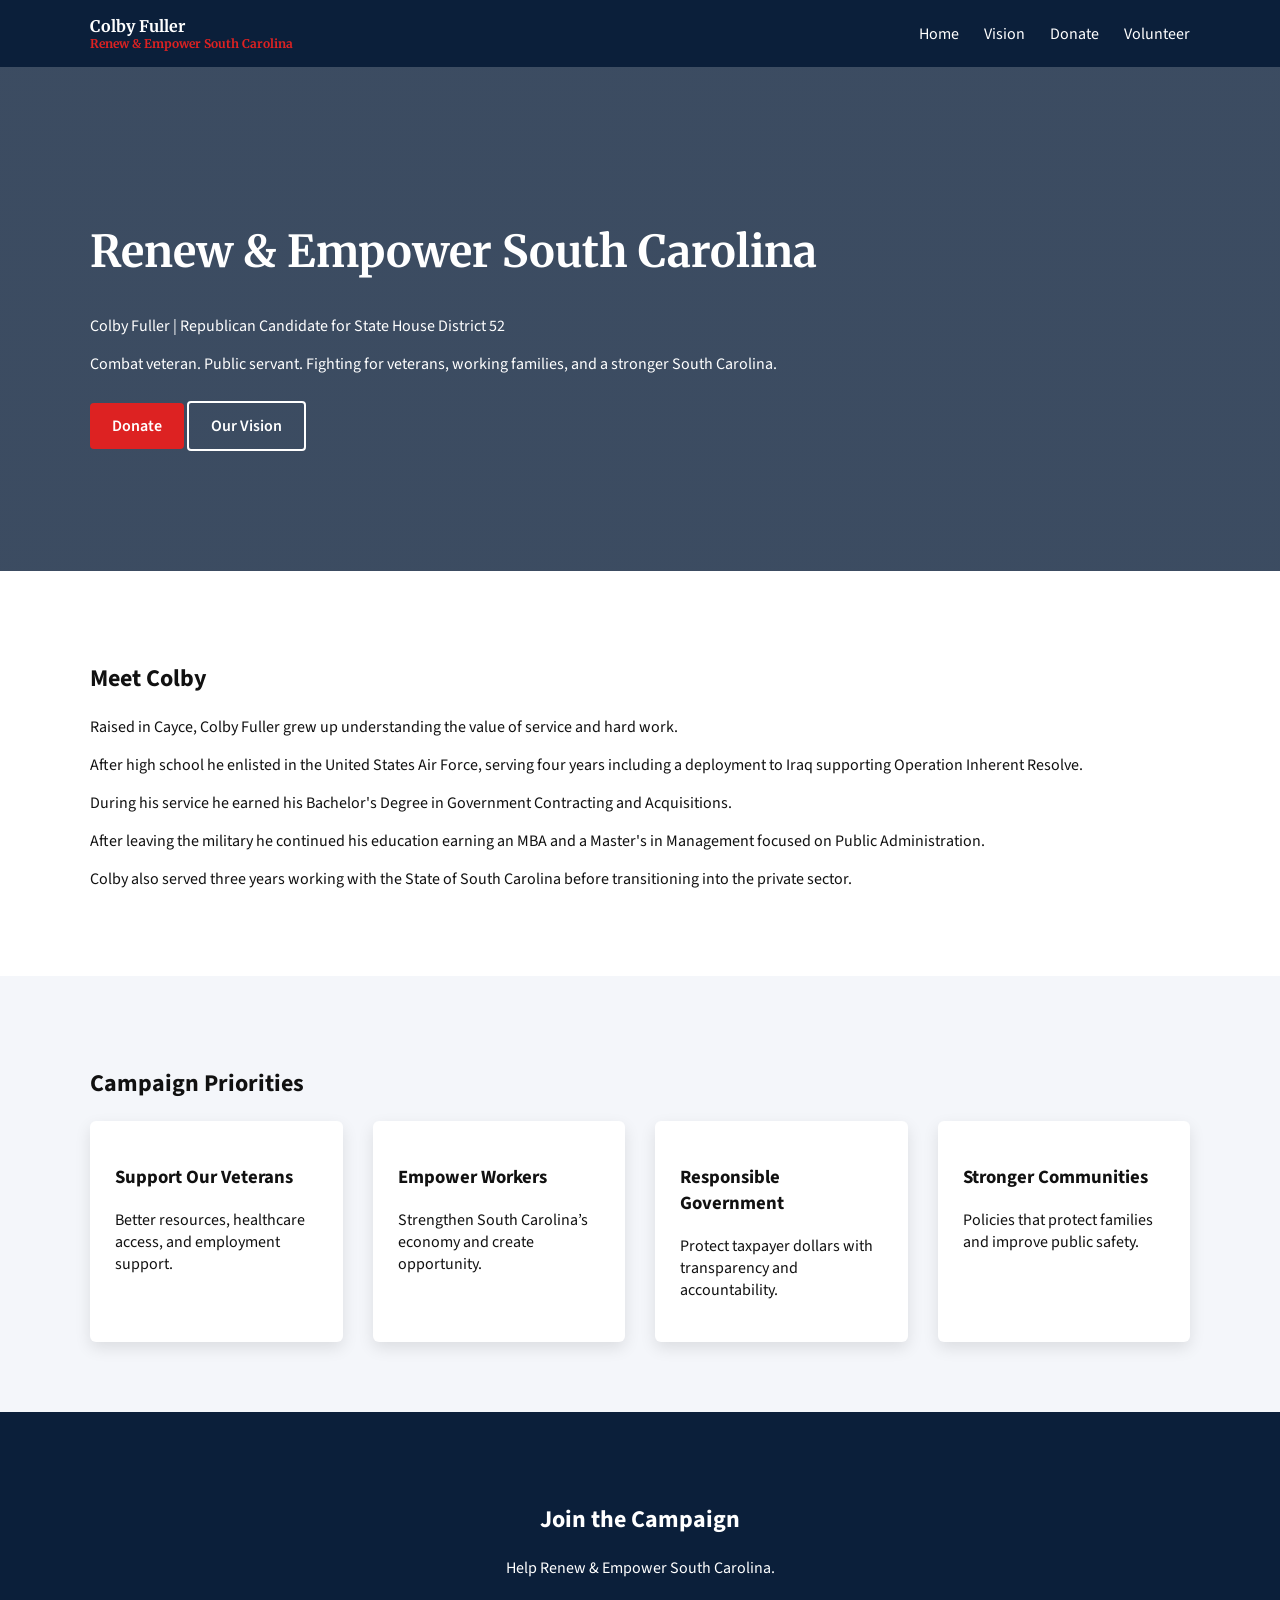
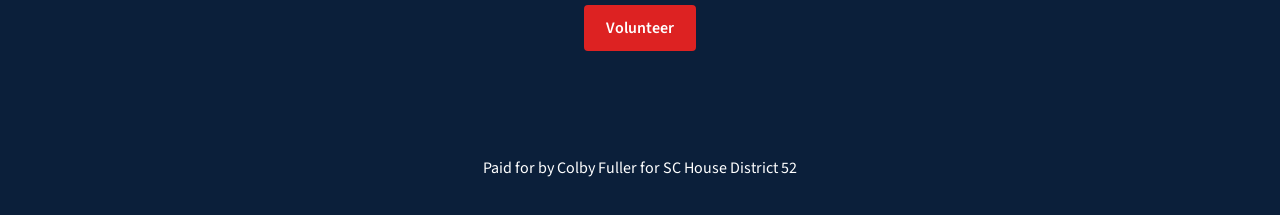
<file: index.html>
<!DOCTYPE html>
<html lang="en">
<head>
<meta charset="UTF-8">
<meta name="viewport" content="width=device-width, initial-scale=1.0">
<title>Colby Fuller for SC House District 52</title>
<link rel="stylesheet" href="style.css">
<link href="https://fonts.googleapis.com/css2?family=Merriweather:wght@300;400;700&family=Source+Sans+3:wght@300;400;600&display=swap" rel="stylesheet">
</head>
<body>

<header class="topbar">
<div class="container nav-wrapper">
<div class="logo">
Colby Fuller
<span>Renew & Empower South Carolina</span>
</div>

<nav id="nav-menu">
<a href="index.html">Home</a>
<a href="vision.html">Vision</a>
<a href="donate.html">Donate</a>
<a href="volunteer.html">Volunteer</a>
</nav>

<div class="hamburger" id="hamburger">
<span></span>
<span></span>
<span></span>
</div>
</div>
</header>

<section class="hero">
<div class="container hero-content">
<h1>Renew & Empower South Carolina</h1>
<p class="subtitle">Colby Fuller | Republican Candidate for State House District 52</p>
<p>Combat veteran. Public servant. Fighting for veterans, working families, and a stronger South Carolina.</p>

<div>
<a href="donate.html" class="btn primary">Donate</a>
<a href="vision.html" class="btn secondary">Our Vision</a>
</div>
</div>
</section>

<section class="about container">
<h2>Meet Colby</h2>
<p>Raised in Cayce, Colby Fuller grew up understanding the value of service and hard work.</p>
<p>After high school he enlisted in the United States Air Force, serving four years including a deployment to Iraq supporting Operation Inherent Resolve.</p>
<p>During his service he earned his Bachelor's Degree in Government Contracting and Acquisitions.</p>
<p>After leaving the military he continued his education earning an MBA and a Master's in Management focused on Public Administration.</p>
<p>Colby also served three years working with the State of South Carolina before transitioning into the private sector.</p>
</section>

<section class="priorities">
<div class="container">
<h2>Campaign Priorities</h2>

<div class="grid">
<div class="card">
<h3>Support Our Veterans</h3>
<p>Better resources, healthcare access, and employment support.</p>
</div>

<div class="card">
<h3>Empower Workers</h3>
<p>Strengthen South Carolina’s economy and create opportunity.</p>
</div>

<div class="card">
<h3>Responsible Government</h3>
<p>Protect taxpayer dollars with transparency and accountability.</p>
</div>

<div class="card">
<h3>Stronger Communities</h3>
<p>Policies that protect families and improve public safety.</p>
</div>
</div>
</div>
</section>

<section class="cta">
<div class="container">
<h2>Join the Campaign</h2>
<p>Help Renew & Empower South Carolina.</p>
<a href="volunteer.html" class="btn primary">Volunteer</a>
</div>
</section>

<footer>
<div class="container">
<p>Paid for by Colby Fuller for SC House District 52</p>
</div>
</footer>

<script src="script.js"></script>
</body>
</html>
</file>
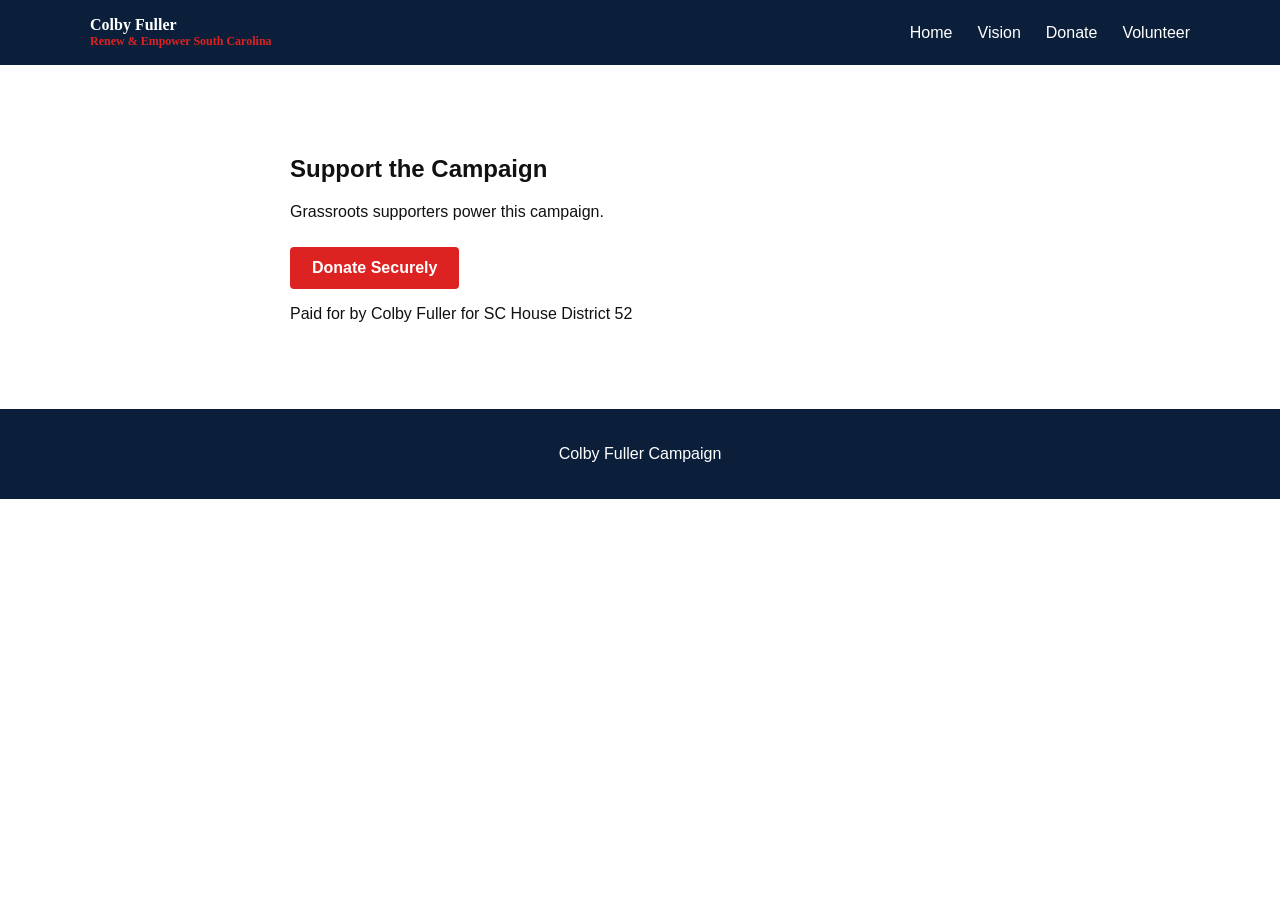
<file: donate.html>
<!DOCTYPE html>
<html>
<head>
<meta charset="UTF-8">
<meta name="viewport" content="width=device-width, initial-scale=1.0">
<title>Donate | Colby Fuller</title>
<link rel="stylesheet" href="style.css">
</head>
<body>

<header class="topbar">
<div class="container nav-wrapper">
<div class="logo">
Colby Fuller
<span>Renew & Empower South Carolina</span>
</div>

<nav id="nav-menu">
<a href="index.html">Home</a>
<a href="vision.html">Vision</a>
<a href="donate.html">Donate</a>
<a href="volunteer.html">Volunteer</a>
</nav>

<div class="hamburger" id="hamburger">
<span></span>
<span></span>
<span></span>
</div>
</div>
</header>

<section class="container page">
<h1>Support the Campaign</h1>
<p>Grassroots supporters power this campaign.</p>

<a href="YOUR_DONATION_LINK" class="btn primary">Donate Securely</a>

<p class="legal">Paid for by Colby Fuller for SC House District 52</p>
</section>

<footer>
<div class="container">
<p>Colby Fuller Campaign</p>
</div>
</footer>

<script src="script.js"></script>
</body>
</html>
</file>
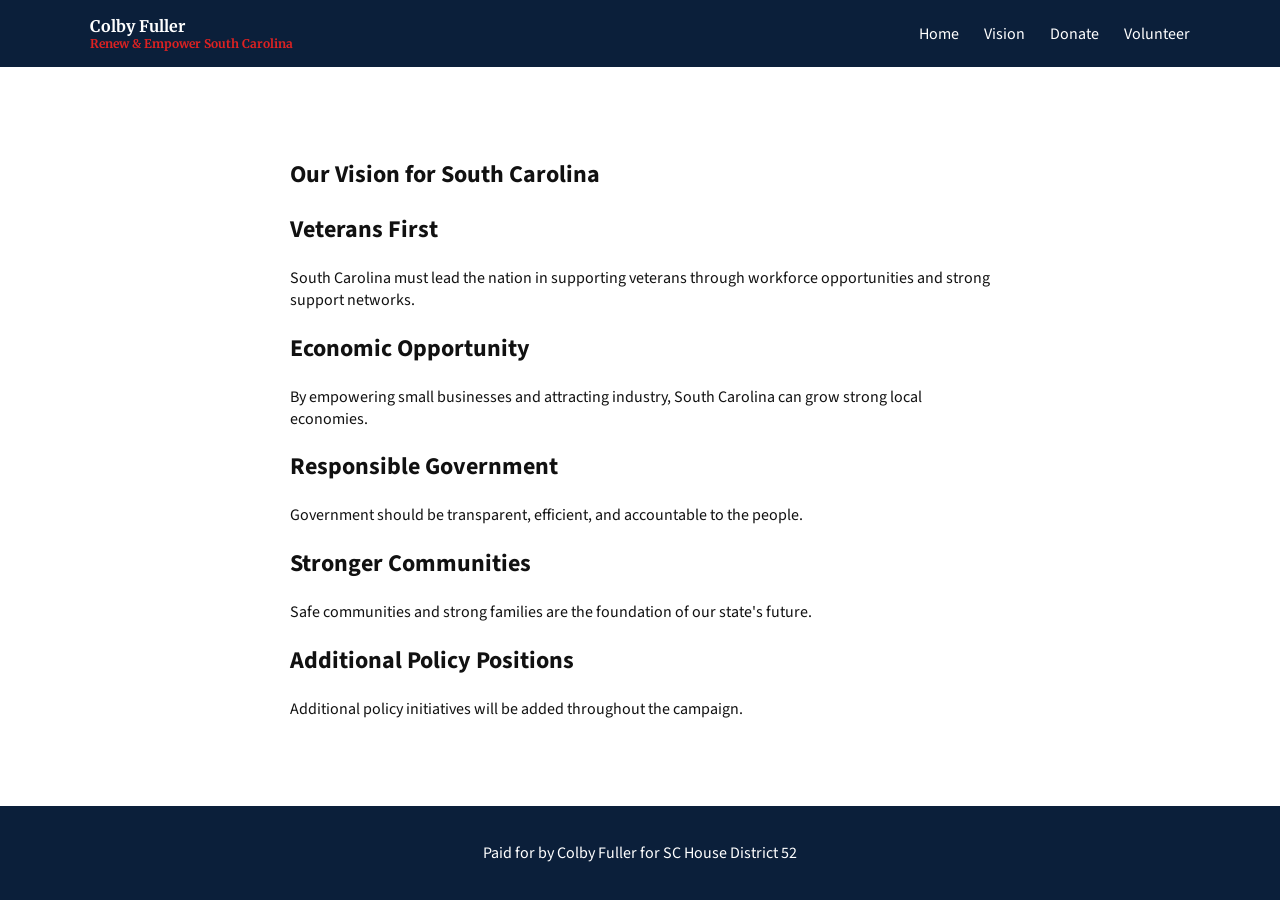
<file: vision.html>
<!DOCTYPE html>
<html>
<head>
<meta charset="UTF-8">
<meta name="viewport" content="width=device-width, initial-scale=1.0">
<title>Vision | Colby Fuller</title>
<link rel="stylesheet" href="style.css">
<link href="https://fonts.googleapis.com/css2?family=Merriweather:wght@300;400;700&family=Source+Sans+3:wght@300;400;600&display=swap" rel="stylesheet">
</head>
<body>

<header class="topbar">
<div class="container nav-wrapper">
<div class="logo">
Colby Fuller
<span>Renew & Empower South Carolina</span>
</div>

<nav id="nav-menu">
<a href="index.html">Home</a>
<a href="vision.html">Vision</a>
<a href="donate.html">Donate</a>
<a href="volunteer.html">Volunteer</a>
</nav>

<div class="hamburger" id="hamburger">
<span></span>
<span></span>
<span></span>
</div>
</div>
</header>

<section class="container page">
<h1>Our Vision for South Carolina</h1>

<h2>Veterans First</h2>
<p>South Carolina must lead the nation in supporting veterans through workforce opportunities and strong support networks.</p>

<h2>Economic Opportunity</h2>
<p>By empowering small businesses and attracting industry, South Carolina can grow strong local economies.</p>

<h2>Responsible Government</h2>
<p>Government should be transparent, efficient, and accountable to the people.</p>

<h2>Stronger Communities</h2>
<p>Safe communities and strong families are the foundation of our state's future.</p>

<h2>Additional Policy Positions</h2>
<p>Additional policy initiatives will be added throughout the campaign.</p>
</section>

<footer>
<div class="container">
<p>Paid for by Colby Fuller for SC House District 52</p>
</div>
</footer>

<script src="script.js"></script>
</body>
</html>
</file>
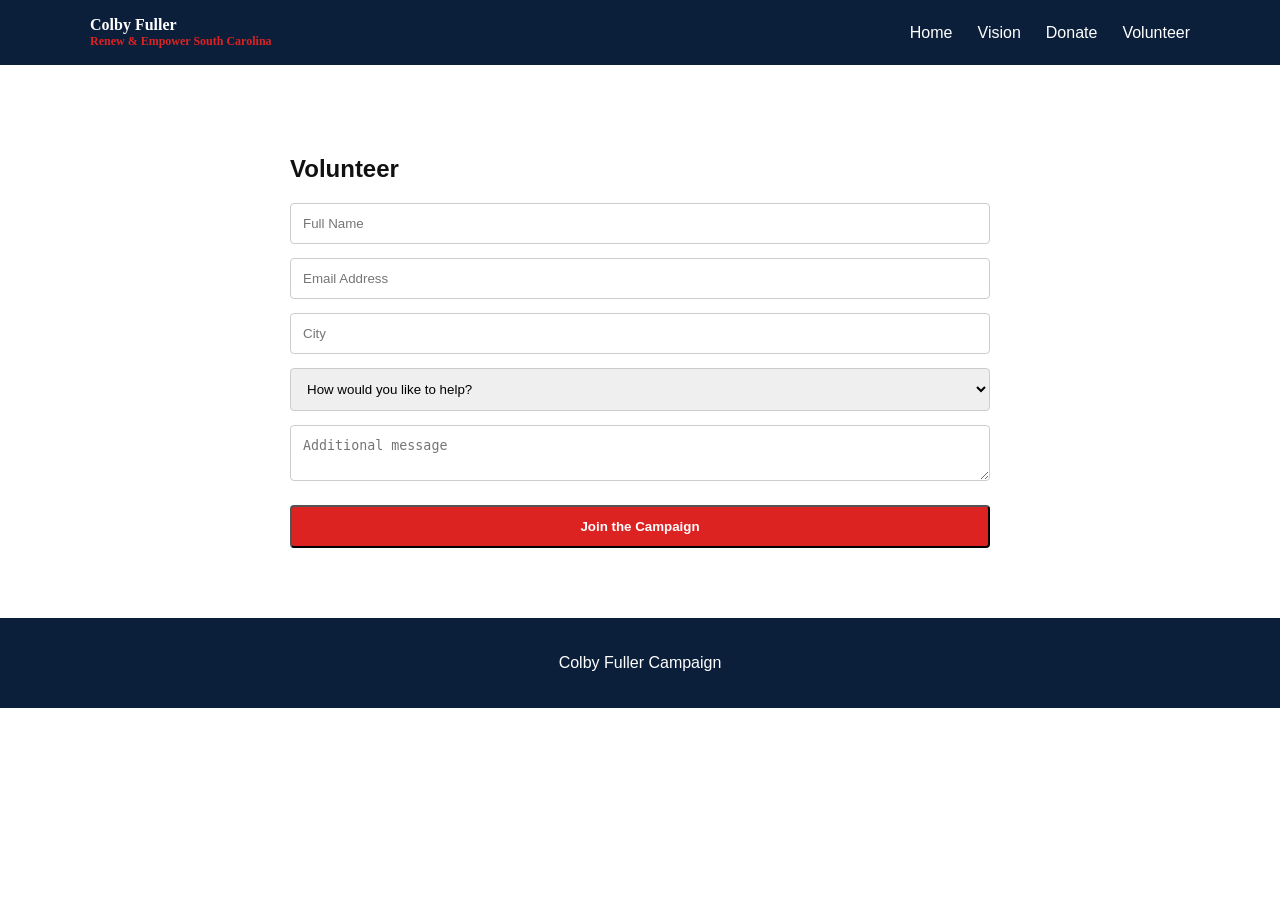
<file: volunteer.html>
<!DOCTYPE html>
<html>
<head>
<meta charset="UTF-8">
<meta name="viewport" content="width=device-width, initial-scale=1.0">
<title>Volunteer | Colby Fuller</title>
<link rel="stylesheet" href="style.css">
</head>
<body>

<header class="topbar">
<div class="container nav-wrapper">
<div class="logo">
Colby Fuller
<span>Renew & Empower South Carolina</span>
</div>

<nav id="nav-menu">
<a href="index.html">Home</a>
<a href="vision.html">Vision</a>
<a href="donate.html">Donate</a>
<a href="volunteer.html">Volunteer</a>
</nav>

<div class="hamburger" id="hamburger">
<span></span>
<span></span>
<span></span>
</div>
</div>
</header>

<section class="container page">
<h1>Volunteer</h1>

<form action="https://formspree.io/f/YOUR_FORM_ID" method="POST">
<input type="text" name="name" placeholder="Full Name" required>
<input type="email" name="email" placeholder="Email Address" required>
<input type="text" name="city" placeholder="City">

<select name="volunteer_type">
<option value="">How would you like to help?</option>
<option value="flyers">Pass Flyers</option>
<option value="yard_sign">Host Yard Sign</option>
<option value="events">Help at Events</option>
</select>

<textarea name="message" placeholder="Additional message"></textarea>

<button class="btn primary">Join the Campaign</button>
</form>
</section>

<footer>
<div class="container">
<p>Colby Fuller Campaign</p>
</div>
</footer>

<script src="script.js"></script>
</body>
</html>
</file>
<file: style.css>
body{
margin:0;
font-family: 'Source Sans 3', sans-serif;
background:#fff;
color:#111;
}

.container{
max-width:1100px;
margin:auto;
padding:0 20px;
}

.topbar{
background:#0b1f3a;
color:white;
}

.nav-wrapper{
display:flex;
justify-content:space-between;
align-items:center;
padding:16px 0;
}

.logo{
font-family:'Merriweather', serif;
font-weight:700;
}

.logo span{
display:block;
font-size:12px;
color:#d22;
}

nav{
display:flex;
gap:25px;
}

nav a{
color:white;
text-decoration:none;
}

.hero{
background:linear-gradient(rgba(11,31,58,.8),rgba(11,31,58,.8));
color:white;
padding:120px 0;
}

.hero h1{
font-family:'Merriweather', serif;
font-size:44px;
}

.btn{
padding:12px 22px;
border-radius:4px;
text-decoration:none;
font-weight:600;
display:inline-block;
margin-top:10px;
}

.primary{
background:#d22;
color:white;
}

.secondary{
border:2px solid white;
color:white;
}

.about{
padding:70px 0;
}

.priorities{
background:#f4f6fa;
padding:70px 0;
}

.grid{
display:grid;
grid-template-columns:repeat(auto-fit,minmax(220px,1fr));
gap:30px;
}

.card{
background:white;
padding:25px;
border-radius:6px;
box-shadow:0 6px 16px rgba(0,0,0,.1);
}

.cta{
background:#0b1f3a;
color:white;
text-align:center;
padding:70px 0;
}

.page{
padding:70px 0;
max-width:700px;
}

form{
display:flex;
flex-direction:column;
gap:14px;
}

input,select,textarea{
padding:12px;
border:1px solid #ccc;
border-radius:4px;
}

footer{
background:#0b1f3a;
color:white;
text-align:center;
padding:20px 0;
}

.hamburger{
display:none;
flex-direction:column;
cursor:pointer;
}

.hamburger span{
height:3px;
width:24px;
background:white;
margin:4px 0;
}

@media(max-width:768px){
nav{
position:absolute;
top:65px;
left:0;
right:0;
background:#0b1f3a;
flex-direction:column;
align-items:center;
display:none;
}

nav.active{
display:flex;
}

.hamburger{
display:flex;
}
}
</file>
